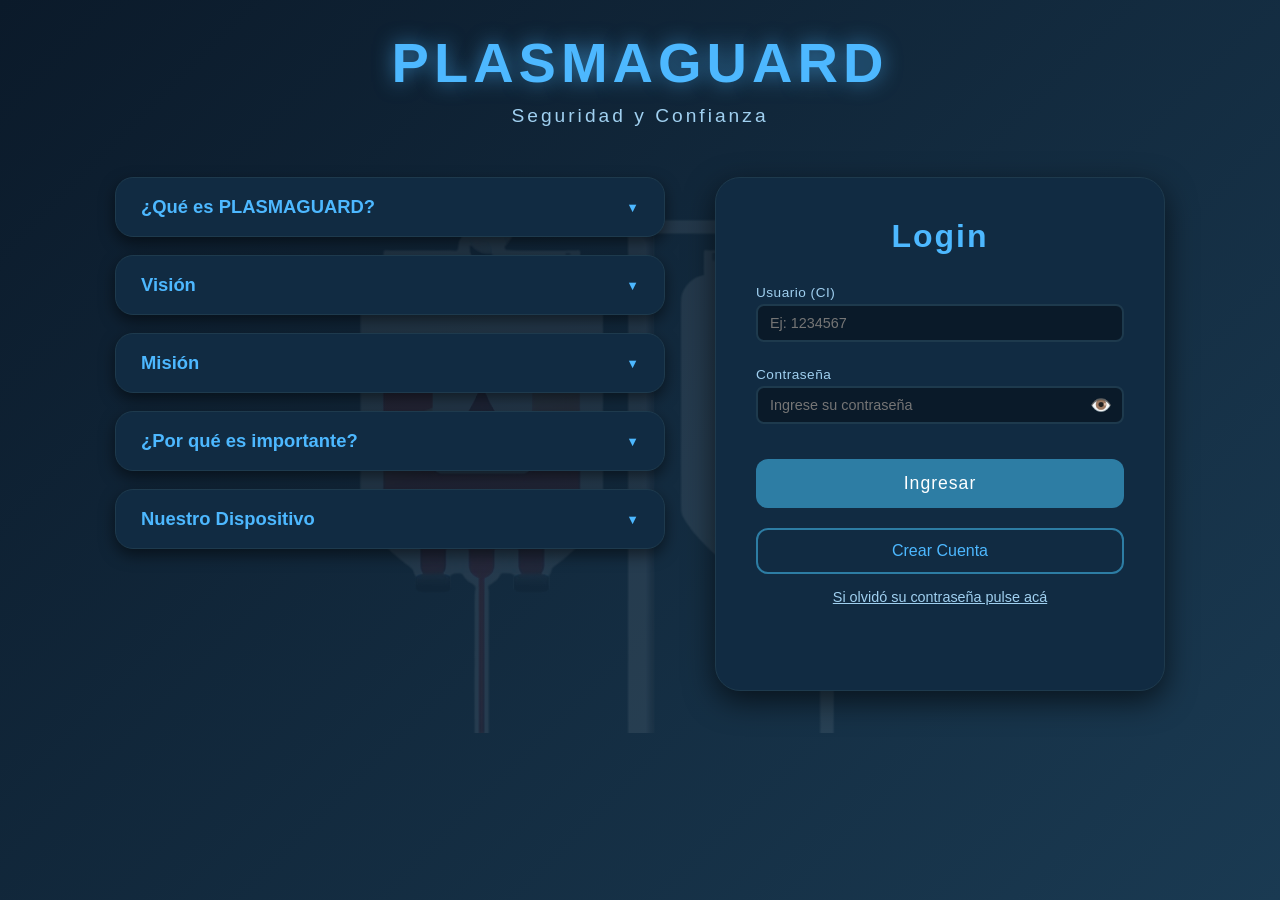
<file: index.html>
<!DOCTYPE html>
<html lang="es">
<head>
  <meta charset="UTF-8">
  <meta name="viewport" content="width=device-width, initial-scale=1.0">
  <title>PlasmaGuard - Inicio</title>
  <link rel="stylesheet" href="css/styles.css">
</head>
<body>
<!-- ==================== MARCA DE AGUA ==================== -->
  <div class="marca-agua">
    <img src="img/plasma.png" alt="Plasma Fresco Congelado">
  </div>
  <!-- ==================== ENCABEZADO ==================== -->
  <header>
    <h1>PLASMAGUARD</h1>
    <p>Seguridad y Confianza</p>
  </header>

  <!-- ==================== CONTENEDOR PRINCIPAL ==================== -->
  <div class="main-container">

    <!-- ==================== COLUMNA IZQUIERDA (MENÚ + IMAGEN) ==================== -->
    <div class="columna-izquierda">

      <div class="menu-lateral">
        <div class="menu-item" onclick="toggleMenu(this)">
          <h3>¿Qué es PLASMAGUARD?</h3>
          <div class="menu-content">
            <p>PLASMAGUARD es un sistema de monitoreo remoto diseñado para garantizar la cadena de frío del plasma fresco congelado en bancos de sangre. Utiliza sensores de alta precisión y conectividad IoT para alertar al personal ante cualquier anomalía.</p>
          </div>
        </div>

        <div class="menu-item" onclick="toggleMenu(this)">
          <h3>Visión</h3>
          <div class="menu-content">
            <p>Ser el sistema de referencia en Bolivia para el monitoreo de cadena de frío en bancos de sangre, contribuyendo a la seguridad transfusional y a la calidad de los hemoderivados.</p>
          </div>
        </div>

        <div class="menu-item" onclick="toggleMenu(this)">
          <h3>Misión</h3>
          <div class="menu-content">
            <p>Proporcionar a los bancos de sangre una herramienta tecnológica confiable y accesible que permita monitorear en tiempo real la temperatura y el suministro eléctrico, reduciendo el riesgo de pérdida de plasma por fallas en la cadena de frío.</p>
          </div>
        </div>

        <div class="menu-item" onclick="toggleMenu(this)">
          <h3>¿Por qué es importante?</h3>
          <div class="menu-content">
            <p>El plasma fresco congelado debe mantenerse a temperaturas inferiores a -30°C. Cualquier fluctuación puede comprometer su viabilidad. PLASMAGUARD alerta al personal ante cortes de energía o variaciones de temperatura, permitiendo actuar de inmediato y salvar vidas.</p>
          </div>
        </div>

        <div class="menu-item" onclick="toggleMenu(this)">
          <h3>Nuestro Dispositivo</h3>
          <div class="menu-content">
            <p>El dispositivo consta de un microcontrolador ESP32, sensores de temperatura DS18B20, un sensor de voltaje de batería, un sensor de red eléctrica (ZMPT101B), un módulo de respaldo de energía, almacenamiento en MicroSD y conectividad WiFi para enviar datos a la nube.</p>
          </div>
        </div>
      </div>
    </div>

    <!-- ==================== COLUMNA DERECHA (LOGIN) ==================== -->
    <div class="columna-derecha">
      <div class="login-container">
        <h2>Login</h2>
        <form id="loginForm" onsubmit="return validarLogin(event)">
          <div class="form-group">
            <label for="usuario">Usuario (CI)</label>
            <input type="text" id="usuario" placeholder="Ej: 1234567" required>
          </div>
          <div class="form-group">
            <label for="password">Contraseña</label>
            <div class="password-container">
              <input type="password" id="password" placeholder="Ingrese su contraseña" required>
              <span class="toggle-password" onclick="togglePassword('password', this)">👁️</span>
            </div>
          </div>
          <button type="submit" class="btn-ingresar" id="btnIngresar">Ingresar</button>
          <button type="button" class="btn-crear-cuenta" onclick="irACrearCuenta()">Crear Cuenta</button>
          <p class="link-olvido" onclick="irAOlvidoContrasena()">Si olvidó su contraseña pulse acá</p>
          <div id="mensajeError" class="mensaje-error"></div>
          <div id="timerBloqueo" class="timer-bloqueo"></div>
        </form>
      </div>
    </div>

  </div>
  <script src="js/utils.js"></script>
  <script src="js/main.js"></script>
  <script src="js/sesion.js"></script>
</body>
</html>
</file>
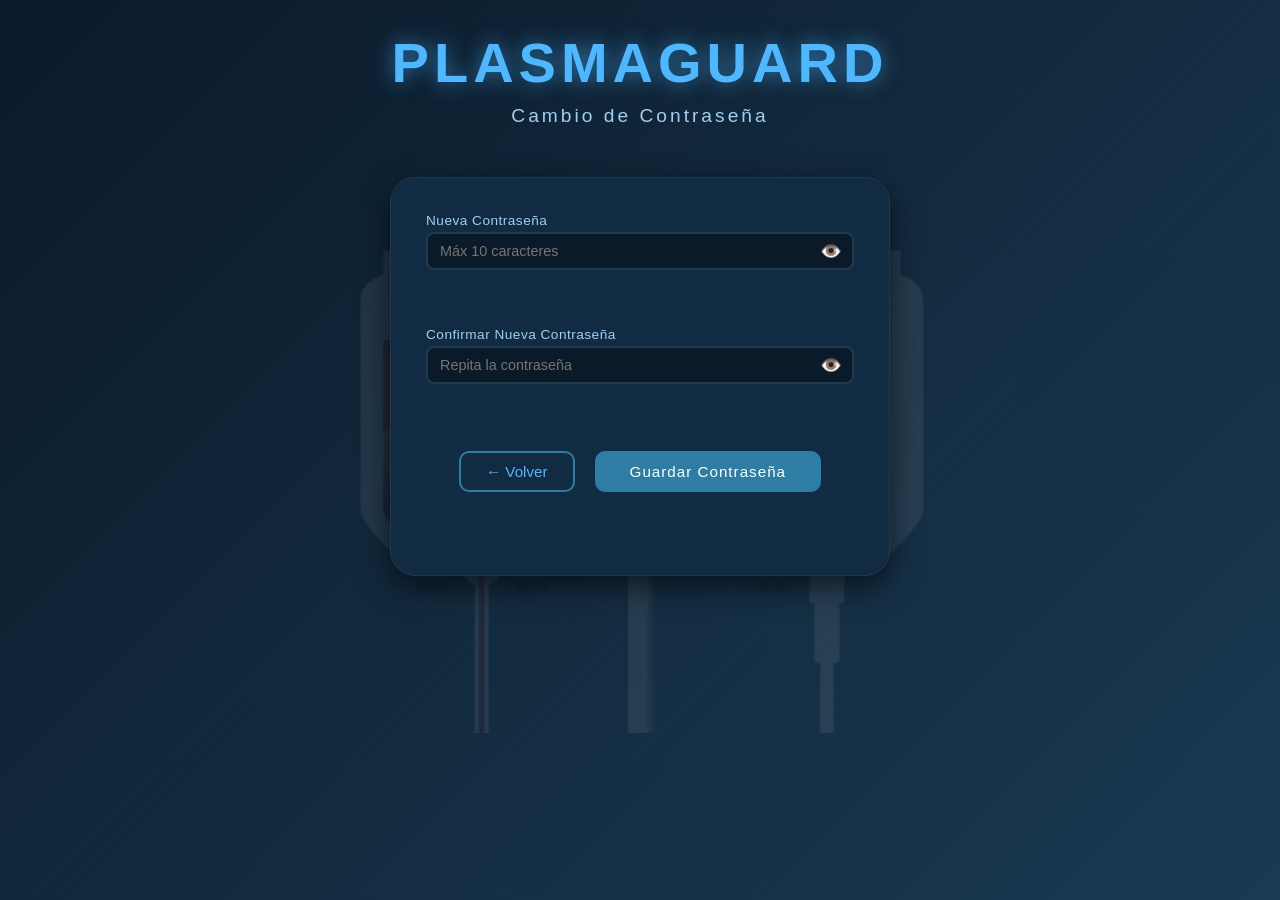
<file: cambio_contrasena.html>
<!DOCTYPE html>
<html lang="es">
<head>
  <meta charset="UTF-8">
  <meta name="viewport" content="width=device-width, initial-scale=1.0">
  <title>PlasmaGuard - Cambio de Contraseña</title>
  <link rel="stylesheet" href="css/styles.css">
</head>
<body>

  <!-- ==================== MARCA DE AGUA ==================== -->
  <div class="marca-agua">
    <img src="img/plasma.png" alt="Plasma Fresco Congelado">
  </div>

  <!-- ==================== ENCABEZADO ==================== -->
  <header>
    <h1>PLASMAGUARD</h1>
    <p>Cambio de Contraseña</p>
  </header>

  <!-- ==================== CONTENEDOR ==================== -->
  <div class="form-container-small">

    <form id="formCambio" onsubmit="return validarCambio(event)">

      <div class="form-group">
        <label for="nuevaPassword">Nueva Contraseña</label>
        <div class="password-container">
          <input type="password" id="nuevaPassword" placeholder="Máx 10 caracteres" maxlength="10" required>
          <span class="toggle-password" onclick="togglePassword('nuevaPassword', this)">👁️</span>
        </div>
        <small class="error-msg" id="errorNueva"></small>
      </div>

      <div class="form-group">
        <label for="confirmarNueva">Confirmar Nueva Contraseña</label>
        <div class="password-container">
          <input type="password" id="confirmarNueva" placeholder="Repita la contraseña" maxlength="10" required>
          <span class="toggle-password" onclick="togglePassword('confirmarNueva', this)">👁️</span>
        </div>
        <small class="error-msg" id="errorConfirmar"></small>
      </div>

      <div class="form-buttons">
        <button type="button" class="btn-volver" onclick="volverAlInicio()">← Volver</button>
        <button type="submit" class="btn-crear">Guardar Contraseña</button>
      </div>

      <div id="mensajeGeneral" class="mensaje-general"></div>

    </form>
  </div>
  <script src="js/utils.js"></script>
  <script src="js/cambio_contrasena.js"></script>
</body>
</html>
</file>
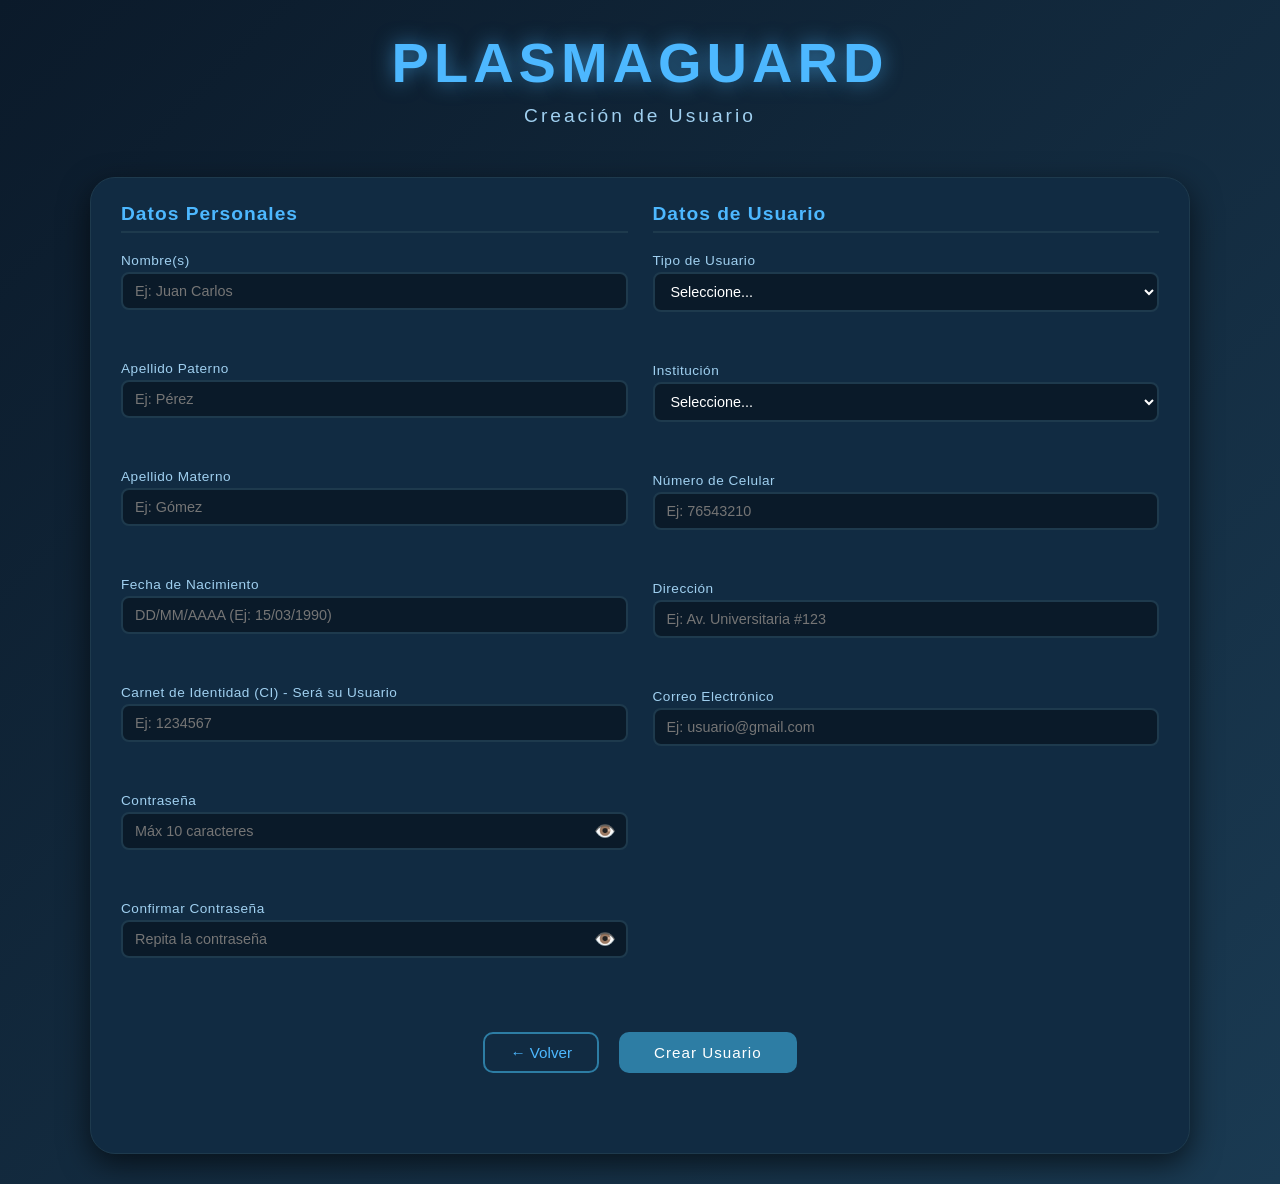
<file: crear_cuenta.html>
<!DOCTYPE html>
<html lang="es">
<head>
  <meta charset="UTF-8">
  <meta name="viewport" content="width=device-width, initial-scale=1.0">
  <title>PlasmaGuard - Crear Cuenta</title>
  <link rel="stylesheet" href="css/styles.css">
</head>
<body>

  <!-- ==================== MARCA DE AGUA ==================== -->
  <div class="marca-agua">
    <img src="img/plasma.png" alt="Plasma Fresco Congelado">
  </div>

  <!-- ==================== ENCABEZADO ==================== -->
  <header>
    <h1>PLASMAGUARD</h1>
    <p>Creación de Usuario</p>
  </header>

  <!-- ==================== CONTENEDOR PRINCIPAL ==================== -->
  <div class="form-container">

    <form id="formCrearCuenta" onsubmit="return validarFormulario(event)">

      <!-- ==================== SECCIÓN IZQUIERDA ==================== -->
      <div class="form-column">
        <h3>Datos Personales</h3>

        <div class="form-group">
          <label for="nombre">Nombre(s)</label>
          <input type="text" id="nombre" placeholder="Ej: Juan Carlos" maxlength="30" required>
          <small class="error-msg" id="errorNombre"></small>
        </div>

        <div class="form-group">
          <label for="apellidoPaterno">Apellido Paterno</label>
          <input type="text" id="apellidoPaterno" placeholder="Ej: Pérez" maxlength="30" required>
          <small class="error-msg" id="errorApellidoPaterno"></small>
        </div>

        <div class="form-group">
          <label for="apellidoMaterno">Apellido Materno</label>
          <input type="text" id="apellidoMaterno" placeholder="Ej: Gómez" maxlength="30" required>
          <small class="error-msg" id="errorApellidoMaterno"></small>
        </div>

        <div class="form-group">
          <label for="fechaNacimiento">Fecha de Nacimiento</label>
          <input type="text" id="fechaNacimiento" placeholder="DD/MM/AAAA (Ej: 15/03/1990)" maxlength="10" required>
          <small class="error-msg" id="errorFecha"></small>
        </div>

        <div class="form-group">
          <label for="ci">Carnet de Identidad (CI) - Será su Usuario</label>
          <input type="text" id="ci" placeholder="Ej: 1234567" maxlength="12" required>
          <small class="error-msg" id="errorCI"></small>
        </div>

        <div class="form-group">
          <label for="password">Contraseña</label>
          <div class="password-container">
            <input type="password" id="password" placeholder="Máx 10 caracteres" maxlength="10" required>
            <span class="toggle-password" onclick="togglePassword('password', this)">👁️</span>
          </div>
          <small class="error-msg" id="errorPassword"></small>
        </div>

        <div class="form-group">
          <label for="confirmarPassword">Confirmar Contraseña</label>
          <div class="password-container">
            <input type="password" id="confirmarPassword" placeholder="Repita la contraseña" maxlength="10" required>
            <span class="toggle-password" onclick="togglePassword('confirmarPassword', this)">👁️</span>
          </div>
          <small class="error-msg" id="errorConfirmar"></small>
        </div>
      </div>

      <!-- ==================== SECCIÓN DERECHA ==================== -->
      <div class="form-column">
        <h3>Datos de Usuario</h3>

        <div class="form-group">
          <label for="tipoUsuario">Tipo de Usuario</label>
          <select id="tipoUsuario" required onchange="mostrarCampoTecnico()">
            <option value="">Seleccione...</option>
            <option value="operador">Operador</option>
            <option value="tecnico">Técnico</option>
          </select>
          <small class="error-msg" id="errorTipo"></small>
        </div>

        <div class="form-group hidden" id="campoTecnico">
          <label for="codigoTecnico">Código de Acceso (Técnico)</label>
          <div class="password-container">
            <input type="password" id="codigoTecnico" placeholder="Ingrese el código secreto">
            <span class="toggle-password" onclick="togglePassword('codigoTecnico', this)">👁️</span>
          </div>
          <small class="error-msg" id="errorCodigoTecnico"></small>
        </div>

        <div class="form-group">
          <label for="institucion">Institución</label>
          <select id="institucion" required>
            <option value="">Seleccione...</option>
            <option value="potosi">Banco de Sangre de Referencia Departamental de Potosí</option>
            <option value="cochabamba">Banco de Sangre de Referencia Departamental de Cochabamba</option>
          </select>
          <small class="error-msg" id="errorInstitucion"></small>
        </div>

        <div class="form-group">
          <label for="celular">Número de Celular</label>
          <input type="tel" id="celular" placeholder="Ej: 76543210" maxlength="10" required>
          <small class="error-msg" id="errorCelular"></small>
        </div>

        <div class="form-group">
          <label for="direccion">Dirección</label>
          <input type="text" id="direccion" placeholder="Ej: Av. Universitaria #123" maxlength="50" required>
          <small class="error-msg" id="errorDireccion"></small>
        </div>

        <div class="form-group">
          <label for="correo">Correo Electrónico</label>
          <input type="email" id="correo" placeholder="Ej: usuario@gmail.com" maxlength="50" required>
          <small class="error-msg" id="errorCorreo"></small>
        </div>
      </div>

      <!-- ==================== BOTONES ==================== -->
      <div class="form-buttons">
        <button type="button" class="btn-volver" onclick="volverAlInicio()">← Volver</button>
        <button type="submit" class="btn-crear">Crear Usuario</button>
      </div>

      <div id="mensajeGeneral" class="mensaje-general"></div>

    </form>
  </div>
  <script src="js/utils.js"></script>
  <script src="js/crear_cuenta.js"></script>
</body>
</html>
</file>
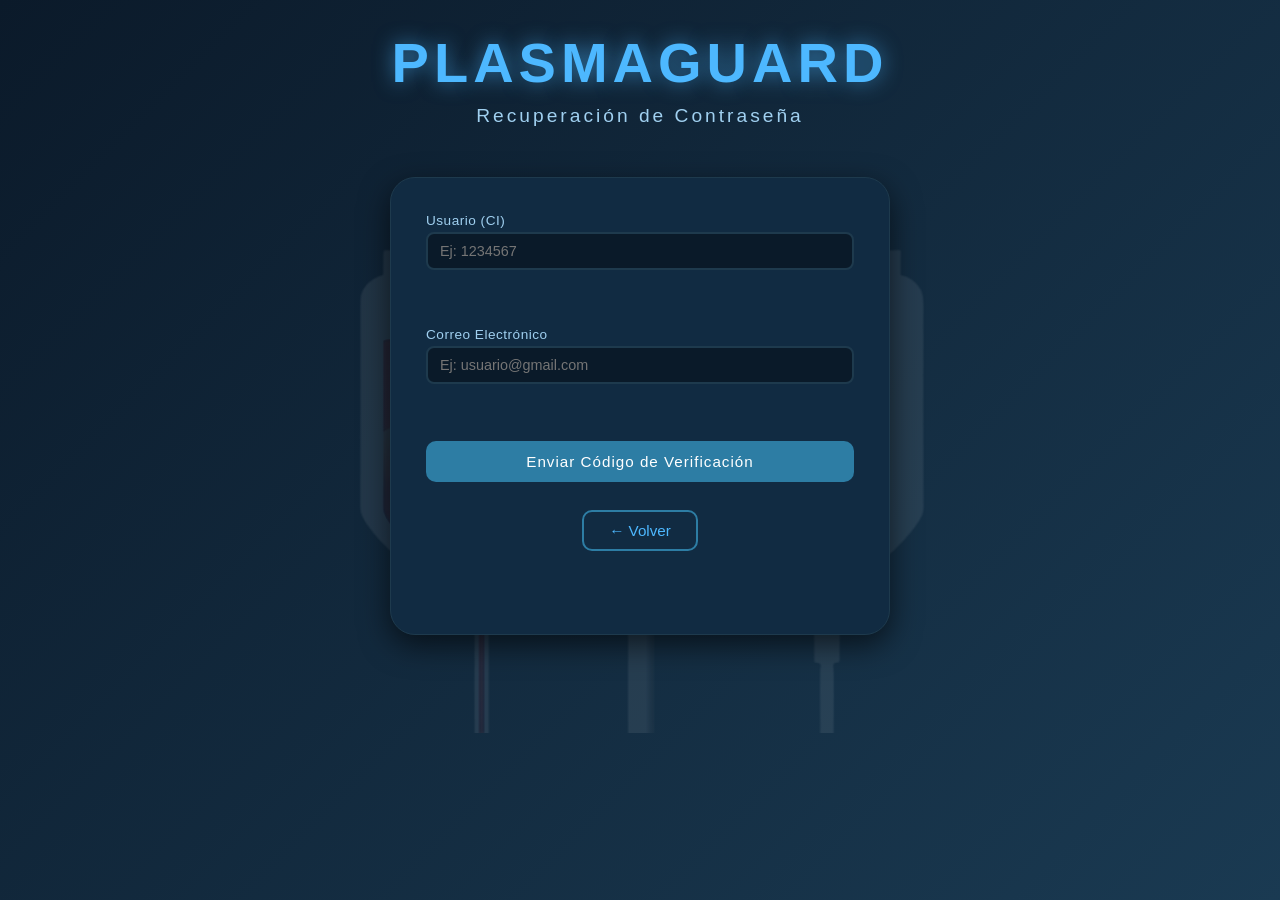
<file: olvido_contrasena.html>
<!DOCTYPE html>
<html lang="es">
<head>
  <meta charset="UTF-8">
  <meta name="viewport" content="width=device-width, initial-scale=1.0">
  <title>PlasmaGuard - Olvido de Contraseña</title>
  <link rel="stylesheet" href="css/styles.css">
</head>
<body>

  <!-- ==================== MARCA DE AGUA ==================== -->
  <div class="marca-agua">
    <img src="img/plasma.png" alt="Plasma Fresco Congelado">
  </div>

  <!-- ==================== ENCABEZADO ==================== -->
  <header>
    <h1>PLASMAGUARD</h1>
    <p>Recuperación de Contraseña</p>
  </header>

  <!-- ==================== CONTENEDOR ==================== -->
  <div class="form-container-small">

    <form id="formOlvido" onsubmit="return validarOlvido(event)">

      <div class="form-group">
        <label for="usuarioOlvido">Usuario (CI)</label>
        <input type="text" id="usuarioOlvido" placeholder="Ej: 1234567" maxlength="12" required>
        <small class="error-msg" id="errorUsuarioOlvido"></small>
      </div>

      <div class="form-group">
        <label for="correoOlvido">Correo Electrónico</label>
        <input type="email" id="correoOlvido" placeholder="Ej: usuario@gmail.com" maxlength="50" required>
        <small class="error-msg" id="errorCorreoOlvido"></small>
      </div>

      <button type="button" class="btn-enviar-codigo" onclick="enviarCodigo()">Enviar Código de Verificación</button>

      <div class="form-group hidden" id="campoCodigo">
        <label for="codigoVerificacion">Código de Verificación</label>
        <input type="text" id="codigoVerificacion" placeholder="Ingrese el código de 6 dígitos" maxlength="6">
        <small class="error-msg" id="errorCodigo"></small>
      </div>

      <button type="button" class="btn-verificar hidden" id="btnVerificar" onclick="verificarCodigo()">Verificar Código</button>

      <div class="form-buttons">
        <button type="button" class="btn-volver" onclick="volverAlInicio()">← Volver</button>
      </div>

      <div id="mensajeGeneral" class="mensaje-general"></div>

    </form>
  </div>
  <script src="js/utils.js"></script>
  <script src="js/olvido_contrasena.js"></script>
</body>
</html>
</file>
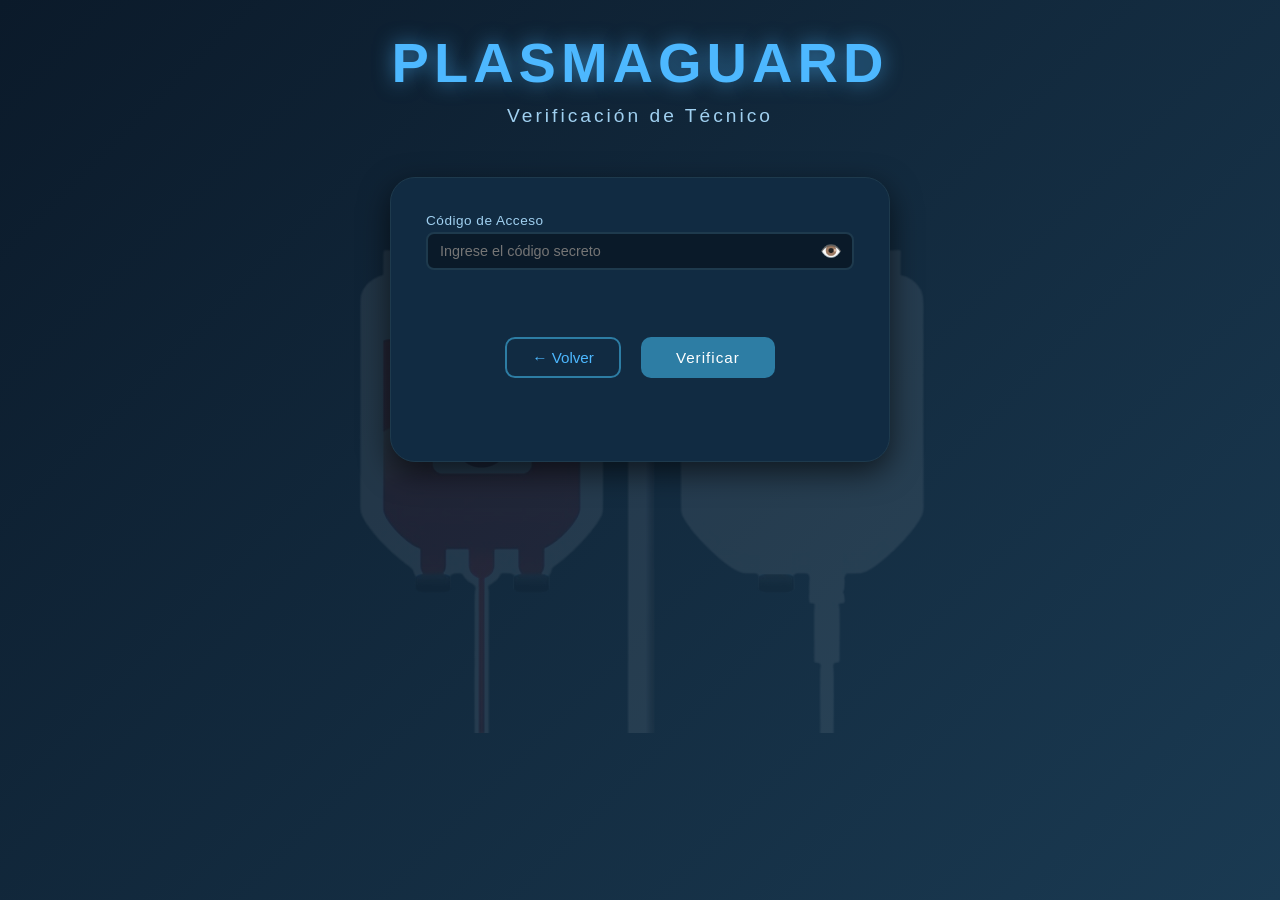
<file: verificacion_tecnico.html>
<!DOCTYPE html>
<html lang="es">
<head>
  <meta charset="UTF-8">
  <meta name="viewport" content="width=device-width, initial-scale=1.0">
  <title>PlasmaGuard - Verificación de Técnico</title>
  <link rel="stylesheet" href="css/styles.css">
</head>
<body>

  <div class="marca-agua">
    <img src="img/plasma.png" alt="Plasma Fresco Congelado">
  </div>

  <header>
    <h1>PLASMAGUARD</h1>
    <p>Verificación de Técnico</p>
  </header>

  <div class="form-container-small">
    <form id="formVerificacion" onsubmit="return verificarCodigoTecnico(event)">
      <div class="form-group">
        <label for="codigoTecnico">Código de Acceso</label>
        <div class="password-container">
          <input type="password" id="codigoTecnico" placeholder="Ingrese el código secreto" required>
          <span class="toggle-password" onclick="togglePassword('codigoTecnico', this)">👁️</span>
        </div>
        <small class="error-msg" id="errorCodigo"></small>
      </div>

      <div class="form-buttons">
        <button type="button" class="btn-volver" onclick="volverAlInicio()">← Volver</button>
        <button type="submit" class="btn-crear">Verificar</button>
      </div>

      <div id="mensajeGeneral" class="mensaje-general"></div>
    </form>
  </div>

  <script src="js/utils.js"></script>
  <script src="js/sesion.js"></script>
  <script>
    const CLAVE_TECNICO = "TECNICO2026";
    let intentos = 0;

    function verificarCodigoTecnico(event) {
      event.preventDefault();
      const codigo = document.getElementById('codigoTecnico').value.trim();
      const mensaje = document.getElementById('mensajeGeneral');

      if (codigo === CLAVE_TECNICO) {
        mensaje.style.color = '#4db8ff';
        mensaje.innerText = '✅ Código correcto. Redirigiendo...';
        sessionStorage.removeItem('tecnico_pendiente');
        setTimeout(() => {
          window.location.href = 'tecnico.html';
        }, 1500);
      } else {
        intentos++;
        if (intentos >= 3) {
          alert('🚫 Demasiados intentos fallidos. Será redirigido al inicio.');
          cerrarSesion();
        } else {
          document.getElementById('errorCodigo').innerText = `Código incorrecto. Intento ${intentos}/3.`;
        }
      }
      return false;
    }

    function volverAlInicio() {
      cerrarSesion();
    }
  </script>
</body>
</html>
</file>
<file: css/styles.css>
/* ==================== ESTILOS GENERALES ==================== */
* {
  margin: 0;
  padding: 0;
  box-sizing: border-box;
  font-family: 'Segoe UI', Tahoma, Geneva, Verdana, sans-serif;
}

body {
  background: linear-gradient(135deg, #0b1a2a 0%, #1a3a52 100%);
  color: #ffffff;
  min-height: 100vh;
  display: flex;
  flex-direction: column;
  align-items: center;
  padding: 30px 20px;
}

/* ==================== ENCABEZADO ==================== */
header {
  text-align: center;
  margin-bottom: 50px;
  width: 100%;
}

header h1 {
  font-size: 3.5rem;
  color: #4db8ff;
  letter-spacing: 5px;
  text-shadow: 0 0 20px rgba(77, 184, 255, 0.6);
  margin-bottom: 10px;
}

header p {
  font-size: 1.2rem;
  color: #a0d0f0;
  letter-spacing: 3px;
}

/* ==================== CONTENEDOR PRINCIPAL ==================== */
.main-container {
  display: flex;
  flex-wrap: wrap;
  gap: 50px;
  width: 100%;
  max-width: 1300px;
  justify-content: center;
  align-items: flex-start;
}

/* ==================== COLUMNA IZQUIERDA ==================== */
.columna-izquierda {
  flex: 1;
  min-width: 350px;
  max-width: 550px;
  display: flex;
  flex-direction: column;
  gap: 30px;
}

.menu-lateral {
  display: flex;
  flex-direction: column;
  gap: 18px;
}

.menu-item {
  background-color: #112b42;
  border-radius: 18px;
  padding: 18px 25px;
  cursor: pointer;
  transition: all 0.3s ease;
  box-shadow: 0 6px 15px rgba(0, 0, 0, 0.5);
  border: 1px solid #1e3a4d;
}

.menu-item:hover {
  transform: scale(1.04);
  background-color: #1a3f5c;
  box-shadow: 0 8px 20px rgba(77, 184, 255, 0.4);
  border-color: #4db8ff;
}

.menu-item h3 {
  font-size: 1.15rem;
  color: #4db8ff;
  display: flex;
  justify-content: space-between;
  align-items: center;
}

.menu-item h3::after {
  content: '▼';
  font-size: 0.8rem;
  transition: transform 0.3s ease;
}

.menu-item.active h3::after {
  transform: rotate(180deg);
}

.menu-content {
  max-height: 0;
  overflow: hidden;
  transition: max-height 0.5s ease;
  margin-top: 0;
}

.menu-item.active .menu-content {
  max-height: 300px;
  margin-top: 15px;
}

.menu-content p {
  font-size: 0.98rem;
  line-height: 1.6;
  color: #d0e5f5;
}

/* ==================== MARCA DE AGUA ==================== */
.marca-agua {
  position: fixed;
  top: 0;
  left: 0;
  width: 100vw;
  height: 100vh;
  display: flex;
  justify-content: center;
  align-items: center;
  z-index: -1; /* Detrás de todo */
  pointer-events: none; /* No interfiere con clics */
  opacity: 0.08; /* Transparencia (ajusta a tu gusto) */
}

.marca-agua img {
  max-width: 80%;
  max-height: 80%;
  object-fit: contain;
  filter: brightness(1.5) contrast(1.2); /* Opcional: ajusta para que se vea bien */
}

/* ==================== COLUMNA DERECHA (LOGIN) ==================== */
.columna-derecha {
  flex: 1;
  min-width: 350px;
  max-width: 450px;
}

.login-container {
  background-color: #112b42;
  border-radius: 25px;
  padding: 40px;
  box-shadow: 0 10px 30px rgba(0, 0, 0, 0.6);
  border: 1px solid #1e3a4d;
}

.login-container h2 {
  text-align: center;
  font-size: 2rem;
  color: #4db8ff;
  margin-bottom: 30px;
  letter-spacing: 2px;
}

.form-group {
  margin-bottom: 25px;
}

.form-group label {
  display: block;
  font-size: 0.95rem;
  color: #a0d0f0;
  margin-bottom: 8px;
  letter-spacing: 1px;
}

.form-group input {
  width: 100%;
  padding: 14px;
  border: 2px solid #1e3a4d;
  border-radius: 12px;
  background-color: #0a1a29;
  color: white;
  font-size: 1rem;
  transition: all 0.3s ease;
}

.form-group input:focus {
  outline: none;
  border-color: #4db8ff;
  box-shadow: 0 0 10px rgba(77, 184, 255, 0.4);
}

.btn-ingresar {
  width: 100%;
  padding: 14px;
  background-color: #2d7da4;
  border: none;
  border-radius: 12px;
  color: white;
  font-size: 1.1rem;
  cursor: pointer;
  transition: background 0.3s ease;
  margin-top: 10px;
  letter-spacing: 1px;
}

.btn-ingresar:hover {
  background-color: #1e5f80;
}

.btn-ingresar:disabled {
  background-color: #555;
  cursor: not-allowed;
}

.btn-crear-cuenta {
  width: 100%;
  padding: 12px;
  background-color: transparent;
  border: 2px solid #2d7da4;
  border-radius: 12px;
  color: #4db8ff;
  font-size: 1rem;
  cursor: pointer;
  transition: all 0.3s ease;
  margin-top: 20px;
}

.btn-crear-cuenta:hover {
  background-color: #2d7da4;
  color: white;
}

.link-olvido {
  text-align: center;
  font-size: 0.9rem;
  color: #a0d0f0;
  margin-top: 15px;
  cursor: pointer;
  text-decoration: underline;
  transition: color 0.3s ease;
}

.link-olvido:hover {
  color: #4db8ff;
}

.mensaje-error {
  color: #ff6b6b;
  font-size: 0.95rem;
  text-align: center;
  margin-top: 15px;
  min-height: 20px;
}

.timer-bloqueo {
  color: #ffaa00;
  font-size: 1rem;
  text-align: center;
  margin-top: 10px;
  font-weight: bold;
}

/* ==================== RESPONSIVO ==================== */
@media (max-width: 900px) {
  header h1 {
    font-size: 2.5rem;
  }

  header p {
    font-size: 1rem;
  }

  .main-container {
    flex-direction: column;
    align-items: center;
    gap: 40px;
  }

  .columna-izquierda, .columna-derecha {
    width: 100%;
    max-width: 100%;
  }

  .login-container {
    padding: 30px;
  }
}

/* ==================== FORMULARIO CREAR CUENTA ==================== */
.form-container {
  width: 100%;
  max-width: 1100px;
  background-color: #112b42;
  border-radius: 25px;
  padding: 25px 30px;
  box-shadow: 0 10px 30px rgba(0, 0, 0, 0.6);
  border: 1px solid #1e3a4d;
}

.form-container form {
  display: flex;
  flex-wrap: wrap;
  gap: 25px;
}

.form-column {
  flex: 1;
  min-width: 280px;
  display: flex;
  flex-direction: column;
  gap: 12px;
}

.form-column h3 {
  color: #4db8ff;
  font-size: 1.2rem;
  margin-bottom: 8px;
  border-bottom: 2px solid #1e3a4d;
  padding-bottom: 6px;
  letter-spacing: 1px;
}

.form-group {
  display: flex;
  flex-direction: column;
}

.form-group label {
  font-size: 0.85rem;
  color: #a0d0f0;
  margin-bottom: 4px;
  letter-spacing: 0.5px;
}

.form-group input,
.form-group select {
  width: 100%;
  padding: 9px 12px;
  border: 2px solid #1e3a4d;
  border-radius: 8px;
  background-color: #0a1a29;
  color: white;
  font-size: 0.9rem;
  transition: all 0.3s ease;
}

.form-group input:focus,
.form-group select:focus {
  outline: none;
  border-color: #4db8ff;
  box-shadow: 0 0 8px rgba(77, 184, 255, 0.3);
}

.error-msg {
  color: #ff6b6b;
  font-size: 0.75rem;
  margin-top: 2px;
  min-height: 12px;
}

.hidden {
  display: none !important;
}

.form-buttons {
  width: 100%;
  display: flex;
  justify-content: center;
  gap: 20px;
  margin-top: 10px;
  flex-wrap: wrap;
}

.btn-volver {
  padding: 10px 25px;
  background-color: transparent;
  border: 2px solid #2d7da4;
  border-radius: 10px;
  color: #4db8ff;
  font-size: 0.95rem;
  cursor: pointer;
  transition: all 0.3s ease;
}

.btn-volver:hover {
  background-color: #2d7da4;
  color: white;
}

.btn-crear {
  padding: 10px 35px;
  background-color: #2d7da4;
  border: none;
  border-radius: 10px;
  color: white;
  font-size: 0.95rem;
  cursor: pointer;
  transition: background 0.3s ease;
  letter-spacing: 1px;
}

.btn-crear:hover {
  background-color: #1e5f80;
}

.mensaje-general {
  width: 100%;
  text-align: center;
  font-size: 0.95rem;
  margin-top: 10px;
  min-height: 20px;
}

/* Responsivo para el formulario */
@media (max-width: 900px) {
  .form-container form {
    flex-direction: column;
  }
  
  .form-buttons {
    flex-direction: column;
    align-items: center;
  }
  
  .btn-volver, .btn-crear {
    width: 100%;
    max-width: 300px;
  }
}
/* ==================== FORMULARIO PEQUEÑO ==================== */
.form-container-small {
  width: 100%;
  max-width: 500px;
  background-color: #112b42;
  border-radius: 25px;
  padding: 35px;
  box-shadow: 0 10px 30px rgba(0, 0, 0, 0.6);
  border: 1px solid #1e3a4d;
}

.form-container-small form {
  display: flex;
  flex-direction: column;
  gap: 18px;
}

.btn-enviar-codigo {
  padding: 12px;
  background-color: #2d7da4;
  border: none;
  border-radius: 10px;
  color: white;
  font-size: 0.95rem;
  cursor: pointer;
  transition: background 0.3s ease;
  letter-spacing: 1px;
}

.btn-enviar-codigo:hover {
  background-color: #1e5f80;
}

.btn-enviar-codigo:disabled {
  background-color: #555;
  cursor: not-allowed;
}

.btn-verificar {
  padding: 12px;
  background-color: #2d7da4;
  border: none;
  border-radius: 10px;
  color: white;
  font-size: 0.95rem;
  cursor: pointer;
  transition: background 0.3s ease;
  letter-spacing: 1px;
}

.btn-verificar:hover {
  background-color: #1e5f80;
}

/* ==================== OJO DE VISIBILIDAD ==================== */
.password-container {
  position: relative;
  display: flex;
  align-items: center;
}

.password-container input {
  width: 100%;
  padding-right: 40px; /* Espacio para el ojo */
}

.toggle-password {
  position: absolute;
  right: 12px;
  cursor: pointer;
  font-size: 1.1rem;
  color: #a0d0f0;
  transition: color 0.3s ease;
  user-select: none;
}

.toggle-password:hover {
  color: #4db8ff;
}

.btn-logout {
  position: fixed;
  top: 20px;
  right: 20px;
  padding: 10px 18px;
  background-color: #d9534f;
  border: none;
  border-radius: 10px;
  color: white;
  font-size: 0.9rem;
  cursor: pointer;
  transition: background 0.3s ease;
  z-index: 100;
}

.btn-logout:hover {
  background-color: #c9302c;
}
</file>
